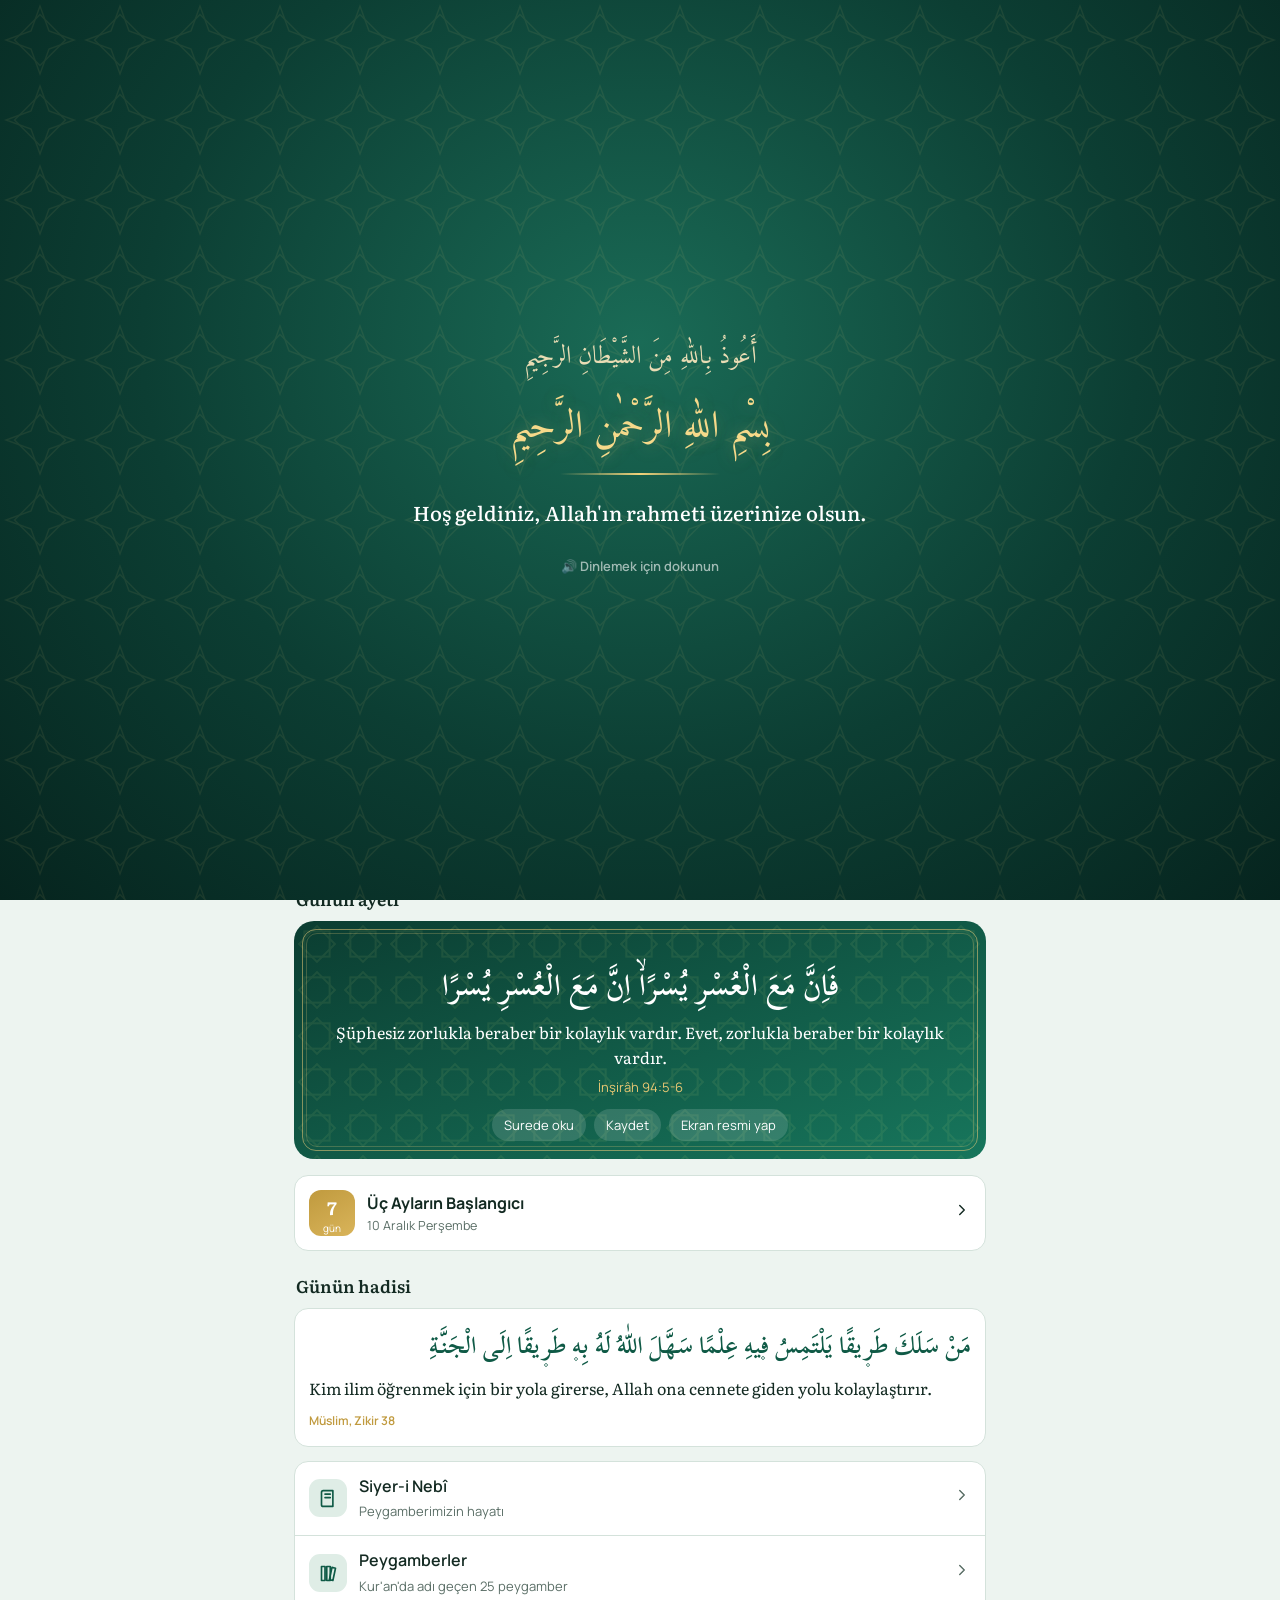
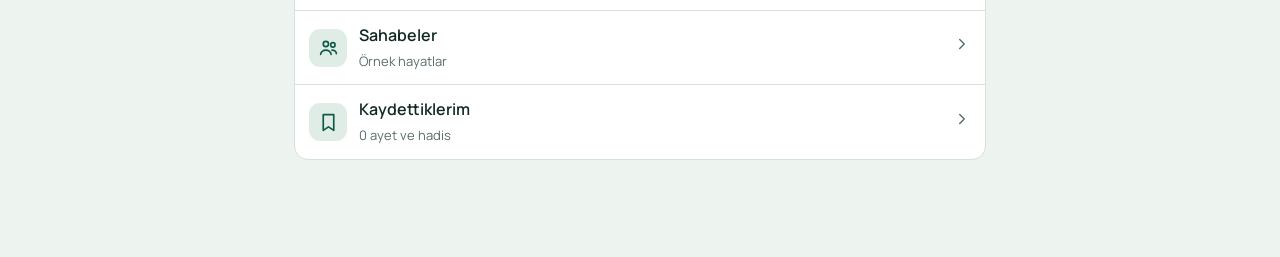
<file: index.html>
<!DOCTYPE html>
<html lang="tr" data-theme="zumrut">
<head>
<meta charset="utf-8">
<meta name="viewport" content="width=device-width, initial-scale=1, viewport-fit=cover">
<meta name="theme-color" content="#0b3d31">
<meta name="description" content="Kur'an-ı Kerîm, meal ve tefsir, okuma planı, namaz vakitleri, zikirler, Cevşen, siyer ve dini günler.">
<title>Bireysel Cüz Takip</title>
<link rel="manifest" href="manifest.json">
<link rel="icon" href="icon-192.png">
<link rel="apple-touch-icon" href="icon-192.png">
<link rel="preconnect" href="https://fonts.googleapis.com">
<link rel="preconnect" href="https://fonts.gstatic.com" crossorigin>
<link href="https://fonts.googleapis.com/css2?family=Amiri+Quran&family=Amiri:wght@400;700&family=Literata:opsz,wght@7..72,400;7..72,600;7..72,700&family=Manrope:wght@400;500;600;700&display=swap" rel="stylesheet">
<link rel="stylesheet" href="stil.css">
</head>
<body>
<header class="top">
  <button class="ib hide" id="back" aria-label="Geri"><svg viewBox="0 0 24 24" fill="none" stroke="currentColor" stroke-width="2.4" stroke-linecap="round" stroke-linejoin="round"><path d="M15 18l-6-6 6-6"/></svg></button>
  <h1 id="ttl">Bireysel Cüz Takip</h1>
  <button class="ib" id="ayar" aria-label="Ayarlar"><svg viewBox="0 0 24 24" fill="none" stroke="currentColor" stroke-width="2" stroke-linecap="round" stroke-linejoin="round"><circle cx="12" cy="12" r="3"/><path d="M19.4 15a1.6 1.6 0 00.3 1.8l.1.1a2 2 0 11-2.8 2.8l-.1-.1a1.6 1.6 0 00-2.7 1.1V21a2 2 0 01-4 0v-.1A1.6 1.6 0 007.4 19.4l-.1.1a2 2 0 11-2.8-2.8l.1-.1A1.6 1.6 0 003.5 14H3a2 2 0 010-4h.1A1.6 1.6 0 004.6 7.4l-.1-.1a2 2 0 112.8-2.8l.1.1A1.6 1.6 0 0010 3.5V3a2 2 0 014 0v.1a1.6 1.6 0 002.6 1.4l.1-.1a2 2 0 112.8 2.8l-.1.1A1.6 1.6 0 0020.5 10H21a2 2 0 010 4h-.1a1.6 1.6 0 00-1.5 1z"/></svg></button>
</header>
<main id="view"></main>
<nav class="tabs" id="tabs"></nav>
<input type="file" id="picker" accept="application/pdf,.pdf" class="hide">
<input type="file" id="jpicker" accept="application/json,.json" class="hide">
<script>window.addEventListener("error",function(e){var d=document.getElementById("hataKutu");if(!d){d=document.createElement("div");d.id="hataKutu";d.style.cssText="position:fixed;left:8px;right:8px;bottom:90px;z-index:99;background:#7a1f1f;color:#fff;padding:10px 12px;border-radius:10px;font:13px/1.4 sans-serif";document.body.appendChild(d)}d.textContent="Hata: "+e.message+" ("+(e.lineno||"")+")"});</script>
<script src="ayar.js"></script>
<script src="veri.js"></script>
<script src="veri-ek.js"></script>
<script src="uygulama.js"></script>
<script src="okuyucu.js"></script>
<script src="grup.js"></script>
<script src="hadisler.js"></script>
<script src="ogretmen.js"></script>
<script src="konu.js"></script>
<script src="bildirim.js"></script>
<script src="kible.js"></script>
<script src="ekler.js"></script>
<script src="acilis.js"></script>
<script src="sesli.js"></script>
<script src="cevrimdisi.js"></script>
</body>
</html>
</file>
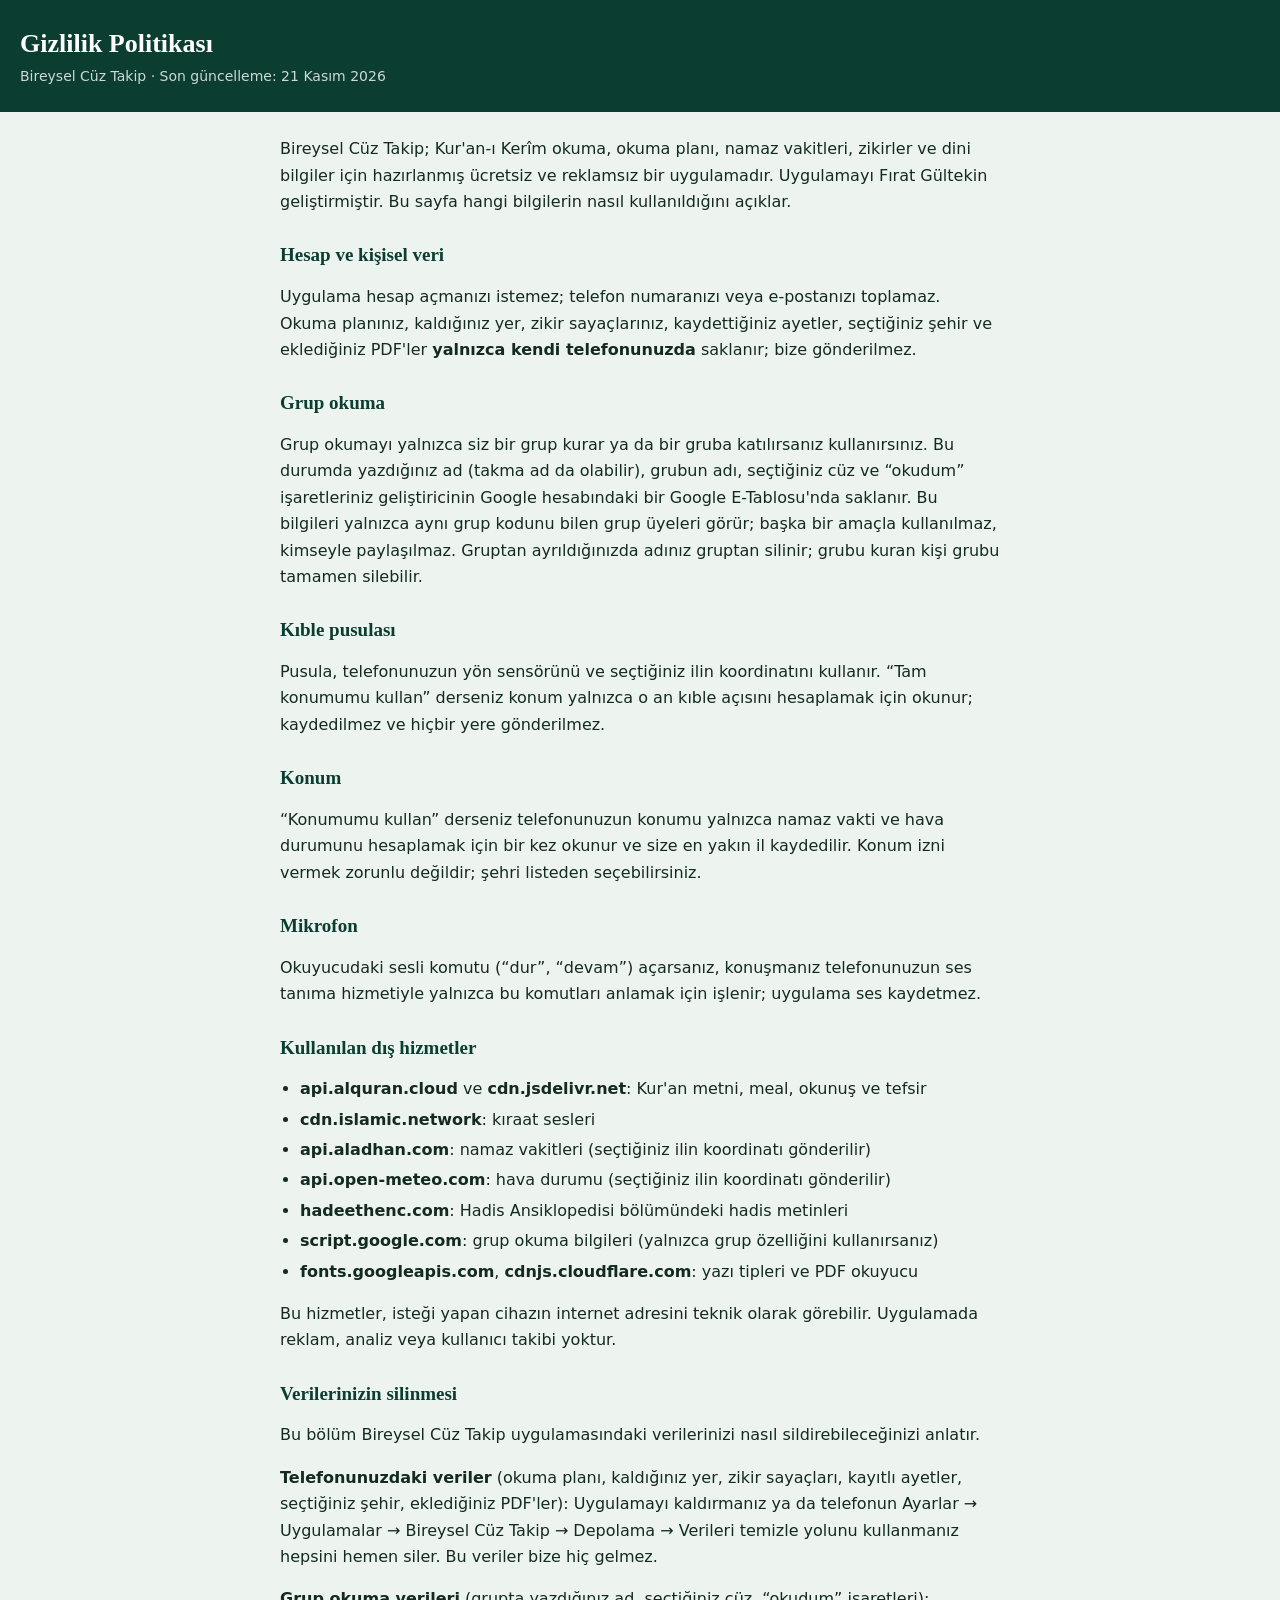
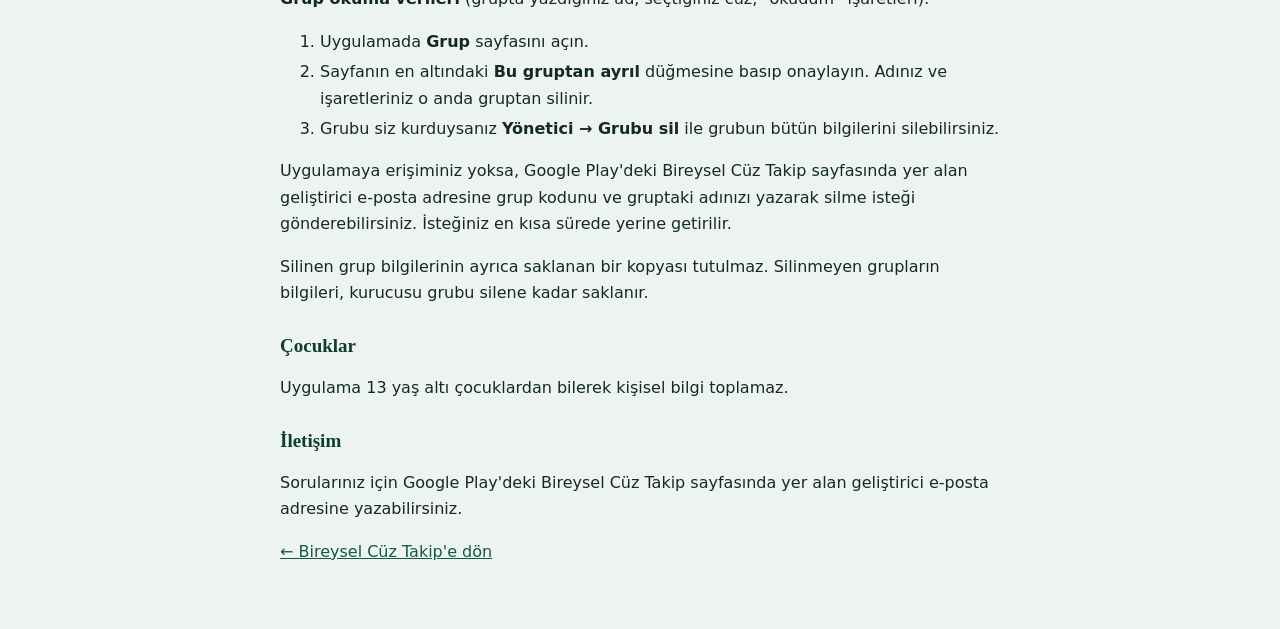
<file: gizlilik.html>
<!DOCTYPE html>
<html lang="tr">
<head>
<meta charset="utf-8">
<meta name="viewport" content="width=device-width,initial-scale=1">
<title>Gizlilik Politikası · Bireysel Cüz Takip</title>
<link rel="icon" href="icon-192.png">
<style>
body{margin:0;background:#edf4f0;color:#132a22;font:16px/1.65 system-ui,-apple-system,"Segoe UI",sans-serif}
header{background:#0b3d31;color:#fff;padding:28px 20px 24px}
header h1{margin:0;font:700 26px/1.2 Georgia,serif}
header p{margin:6px 0 0;opacity:.8;font-size:14px}
main{max-width:720px;margin:0 auto;padding:8px 20px 48px}
h2{font:700 19px/1.3 Georgia,serif;color:#0b3d31;margin:28px 0 6px}
ul{padding-left:20px}li{margin:4px 0}a{color:#0f5a46}
</style>
</head>
<body>
<header><h1>Gizlilik Politikası</h1><p>Bireysel Cüz Takip · Son güncelleme: 21 Kasım 2026</p></header>
<main>
<p>Bireysel Cüz Takip; Kur'an-ı Kerîm okuma, okuma planı, namaz vakitleri, zikirler ve dini bilgiler için hazırlanmış ücretsiz ve reklamsız bir uygulamadır. Uygulamayı Fırat Gültekin geliştirmiştir. Bu sayfa hangi bilgilerin nasıl kullanıldığını açıklar.</p>
<h2>Hesap ve kişisel veri</h2>
<p>Uygulama hesap açmanızı istemez; telefon numaranızı veya e-postanızı toplamaz. Okuma planınız, kaldığınız yer, zikir sayaçlarınız, kaydettiğiniz ayetler, seçtiğiniz şehir ve eklediğiniz PDF'ler <b>yalnızca kendi telefonunuzda</b> saklanır; bize gönderilmez.</p>
<h2>Grup okuma</h2>
<p>Grup okumayı yalnızca siz bir grup kurar ya da bir gruba katılırsanız kullanırsınız. Bu durumda yazdığınız ad (takma ad da olabilir), grubun adı, seçtiğiniz cüz ve “okudum” işaretleriniz geliştiricinin Google hesabındaki bir Google E-Tablosu'nda saklanır. Bu bilgileri yalnızca aynı grup kodunu bilen grup üyeleri görür; başka bir amaçla kullanılmaz, kimseyle paylaşılmaz. Gruptan ayrıldığınızda adınız gruptan silinir; grubu kuran kişi grubu tamamen silebilir.</p>
<h2>Kıble pusulası</h2>
<p>Pusula, telefonunuzun yön sensörünü ve seçtiğiniz ilin koordinatını kullanır. “Tam konumumu kullan” derseniz konum yalnızca o an kıble açısını hesaplamak için okunur; kaydedilmez ve hiçbir yere gönderilmez.</p>
<h2>Konum</h2>
<p>“Konumumu kullan” derseniz telefonunuzun konumu yalnızca namaz vakti ve hava durumunu hesaplamak için bir kez okunur ve size en yakın il kaydedilir. Konum izni vermek zorunlu değildir; şehri listeden seçebilirsiniz.</p>
<h2>Mikrofon</h2>
<p>Okuyucudaki sesli komutu (“dur”, “devam”) açarsanız, konuşmanız telefonunuzun ses tanıma hizmetiyle yalnızca bu komutları anlamak için işlenir; uygulama ses kaydetmez.</p>
<h2>Kullanılan dış hizmetler</h2>
<ul>
<li><b>api.alquran.cloud</b> ve <b>cdn.jsdelivr.net</b>: Kur'an metni, meal, okunuş ve tefsir</li>
<li><b>cdn.islamic.network</b>: kıraat sesleri</li>
<li><b>api.aladhan.com</b>: namaz vakitleri (seçtiğiniz ilin koordinatı gönderilir)</li>
<li><b>api.open-meteo.com</b>: hava durumu (seçtiğiniz ilin koordinatı gönderilir)</li>
<li><b>hadeethenc.com</b>: Hadis Ansiklopedisi bölümündeki hadis metinleri</li>
<li><b>script.google.com</b>: grup okuma bilgileri (yalnızca grup özelliğini kullanırsanız)</li>
<li><b>fonts.googleapis.com</b>, <b>cdnjs.cloudflare.com</b>: yazı tipleri ve PDF okuyucu</li>
</ul>
<p>Bu hizmetler, isteği yapan cihazın internet adresini teknik olarak görebilir. Uygulamada reklam, analiz veya kullanıcı takibi yoktur.</p>
<h2 id="silme">Verilerinizin silinmesi</h2>
<p>Bu bölüm Bireysel Cüz Takip uygulamasındaki verilerinizi nasıl sildirebileceğinizi anlatır.</p>
<p><b>Telefonunuzdaki veriler</b> (okuma planı, kaldığınız yer, zikir sayaçları, kayıtlı ayetler, seçtiğiniz şehir, eklediğiniz PDF'ler): Uygulamayı kaldırmanız ya da telefonun Ayarlar → Uygulamalar → Bireysel Cüz Takip → Depolama → Verileri temizle yolunu kullanmanız hepsini hemen siler. Bu veriler bize hiç gelmez.</p>
<p><b>Grup okuma verileri</b> (grupta yazdığınız ad, seçtiğiniz cüz, “okudum” işaretleri):</p>
<ol>
<li>Uygulamada <b>Grup</b> sayfasını açın.</li>
<li>Sayfanın en altındaki <b>Bu gruptan ayrıl</b> düğmesine basıp onaylayın. Adınız ve işaretleriniz o anda gruptan silinir.</li>
<li>Grubu siz kurduysanız <b>Yönetici → Grubu sil</b> ile grubun bütün bilgilerini silebilirsiniz.</li>
</ol>
<p>Uygulamaya erişiminiz yoksa, Google Play'deki Bireysel Cüz Takip sayfasında yer alan geliştirici e-posta adresine grup kodunu ve gruptaki adınızı yazarak silme isteği gönderebilirsiniz. İsteğiniz en kısa sürede yerine getirilir.</p>
<p>Silinen grup bilgilerinin ayrıca saklanan bir kopyası tutulmaz. Silinmeyen grupların bilgileri, kurucusu grubu silene kadar saklanır.</p>
<h2>Çocuklar</h2>
<p>Uygulama 13 yaş altı çocuklardan bilerek kişisel bilgi toplamaz.</p>
<h2>İletişim</h2>
<p>Sorularınız için Google Play'deki Bireysel Cüz Takip sayfasında yer alan geliştirici e-posta adresine yazabilirsiniz.</p>
<p><a href="./">← Bireysel Cüz Takip'e dön</a></p>
</main>
</body>
</html>
</file>
<file: stil.css>
@font-face{font-family:"Scheherazade Yerel";src:url("yazi/scheherazade-new-600.woff") format("woff");font-weight:400 700;font-display:swap}
:root{--ar:'Scheherazade Yerel','Amiri','Traditional Arabic',serif;--serif:'Literata',Georgia,serif;--sans:'Manrope',system-ui,sans-serif;--r:14px;
  --star:url("data:image/svg+xml,%3Csvg xmlns='http://www.w3.org/2000/svg' viewBox='0 0 40 40'%3E%3Cg fill='none' stroke='%23b8892d' stroke-width='1.8'%3E%3Crect x='9' y='9' width='22' height='22'/%3E%3Crect x='9' y='9' width='22' height='22' transform='rotate(45 20 20)'/%3E%3C/g%3E%3C/svg%3E")}
[data-theme=cini]{--bg:#eef2f5;--card:#fff;--ink:#16243a;--muted:#5b6b7d;--line:#d9e1e8;--pri:#1f4e8c;--pri2:#2a6fb0;--acc:#b8892d;--soft:#e4ecf4;--h1:#173a6b;--h2:#1f6f8b;--on:#fff}
[data-theme=tezhip]{--bg:#f6efe1;--card:#fffaf0;--ink:#2b1d12;--muted:#7a6652;--line:#e8dcc3;--pri:#7a1f2b;--pri2:#9b2c3a;--acc:#b8892d;--soft:#f1e5cd;--h1:#5e1520;--h2:#8a2a35;--on:#fff}
[data-theme=zumrut]{--bg:#edf4f0;--card:#fff;--ink:#132a22;--muted:#5a6e66;--line:#d4e2db;--pri:#0f5a46;--pri2:#17765c;--acc:#c09a3e;--soft:#dfede6;--h1:#0b3d31;--h2:#17765c;--on:#fff}
[data-theme=gece]{--bg:#0e1726;--card:#152238;--ink:#e8ecf3;--muted:#95a3b8;--line:#24344f;--pri:#5b97e3;--pri2:#6aa5ef;--acc:#d6b062;--soft:#1b2b45;--h1:#0b1424;--h2:#1d3557;--on:#fff}
[data-theme=sepya]{--bg:#ece2d0;--card:#f7f0e2;--ink:#3b2f22;--muted:#7b6a55;--line:#dccdb3;--pri:#6b4f2f;--pri2:#85643d;--acc:#a0782f;--soft:#e5d7be;--h1:#4a3622;--h2:#7a5a36;--on:#fff}
[data-theme=sade]{--bg:#f4f5f7;--card:#fff;--ink:#1c1f23;--muted:#636a72;--line:#e1e4e8;--pri:#2e3a46;--pri2:#45535f;--acc:#9a7b3a;--soft:#eaedf0;--h1:#2e3a46;--h2:#4a5a68;--on:#fff}
*{box-sizing:border-box;-webkit-tap-highlight-color:transparent}
html,body{margin:0;background:var(--bg);color:var(--ink);font:16px/1.55 var(--sans)}
button,input,select,textarea{font:inherit;color:inherit}
a{color:var(--pri2)}
:focus-visible{outline:2px solid var(--acc);outline-offset:2px}
@media (prefers-reduced-motion:reduce){*{transition:none!important;animation:none!important}}
.top{position:sticky;top:0;z-index:20;background:var(--h1);color:#fff;padding:calc(env(safe-area-inset-top) + 10px) 12px 10px;display:flex;align-items:center;gap:8px}
.top h1{font:600 18px/1.2 var(--serif);margin:0;flex:1;min-width:0;white-space:nowrap;overflow:hidden;text-overflow:ellipsis}
.top .sub{font:400 12px var(--sans);opacity:.72;display:block}
.ib{background:rgba(255,255,255,.12);border:0;color:#fff;width:38px;height:38px;border-radius:11px;display:grid;place-items:center;cursor:pointer;flex:none;position:relative}
.ib svg{width:20px;height:20px}
.dot{position:absolute;top:4px;right:4px;min-width:16px;height:16px;border-radius:99px;background:#e0533d;color:#fff;font-size:10px;font-weight:700;display:grid;place-items:center;padding:0 4px}
main{max-width:720px;margin:0 auto;padding:14px 14px calc(96px + env(safe-area-inset-bottom))}
nav.tabs{position:fixed;bottom:0;left:0;right:0;z-index:30;background:var(--card);border-top:1px solid var(--line);display:flex;justify-content:space-around;padding:6px 2px calc(6px + env(safe-area-inset-bottom))}
nav.tabs button{background:none;border:0;display:flex;flex-direction:column;align-items:center;gap:2px;font-size:10.5px;color:var(--muted);padding:4px 2px;min-width:0;flex:1;cursor:pointer}
nav.tabs button svg{width:23px;height:23px}
nav.tabs button.on{color:var(--pri)}
/* Günün ayeti — tezhipli çerçeve */
.frame{position:relative;background:linear-gradient(160deg,var(--h1),var(--h2));color:#fff;border-radius:20px;padding:26px 20px 18px;margin-bottom:16px;overflow:hidden}
.frame::before{content:"";position:absolute;inset:8px;border:1px solid rgba(232,200,120,.55);border-radius:14px;pointer-events:none}
.frame::after{content:"";position:absolute;inset:12px;border:1px solid rgba(232,200,120,.25);border-radius:11px;pointer-events:none}
.frame .pat{position:absolute;inset:0;opacity:.07;background-image:var(--star);background-size:46px;filter:brightness(3)}
.frame .greet{font:500 13px var(--sans);opacity:.8;position:relative}
.frame .ay{font-family:var(--ar);direction:rtl;text-align:center;font-size:30px;line-height:1.9;margin:10px 0 6px;position:relative;color:#fff}
.frame .ml{font:400 16px/1.6 var(--serif);text-align:center;position:relative}
.frame .kn{text-align:center;color:#e9c873;font-size:13px;margin-top:6px;position:relative}
.frame .acts{display:flex;justify-content:center;gap:8px;margin-top:12px;position:relative;flex-wrap:wrap}
.frame .acts button{background:rgba(255,255,255,.14);border:0;color:#fff;border-radius:99px;padding:6px 12px;font-size:13px;cursor:pointer}
h2.sec{font:600 17px var(--serif);margin:22px 2px 10px;display:flex;align-items:center;justify-content:space-between}
h2.sec small{font:500 13px var(--sans);color:var(--muted)}
.big2{display:grid;grid-template-columns:1fr 1fr;gap:10px;margin-bottom:10px}
.bigt{border-radius:18px;padding:16px;cursor:pointer;color:#fff;min-height:118px;display:flex;flex-direction:column;justify-content:space-between;background:linear-gradient(150deg,var(--pri),var(--pri2))}
.bigt.alt{background:var(--card);color:var(--ink);border:1px solid var(--line)}
.bigt b{font:600 17px var(--serif)}
.bigt span{font-size:12.5px;opacity:.8}
.rows{background:var(--card);border:1px solid var(--line);border-radius:var(--r);overflow:hidden}
.rw{display:flex;align-items:center;gap:12px;padding:12px 14px;cursor:pointer;border-bottom:1px solid var(--line)}
.rw:last-child{border-bottom:0}
.rw .ico{width:38px;height:38px;border-radius:11px;background:var(--soft);color:var(--pri);display:grid;place-items:center;flex:none}
.rw .ico svg{width:21px;height:21px}
.rw .tx{flex:1;min-width:0}.rw .tx b{display:block;font-weight:600}.rw .tx span{font-size:13px;color:var(--muted)}
.rw .chev{color:var(--muted)}
.card{background:var(--card);border:1px solid var(--line);border-radius:var(--r);padding:14px;margin-bottom:10px}
.row{display:flex;align-items:center;gap:10px}.between{justify-content:space-between}.wrap{flex-wrap:wrap}.grow{flex:1;min-width:0}
.muted{color:var(--muted);font-size:13px}.small{font-size:12.5px}
.btn{border:0;border-radius:11px;padding:10px 14px;background:var(--pri);color:var(--on);font-weight:600;cursor:pointer;display:inline-flex;align-items:center;gap:6px;font-size:14px;justify-content:center}
.btn.acc{background:var(--acc);color:#fff}.btn.ghost{background:var(--soft);color:var(--ink)}.btn.line{background:transparent;border:1px solid var(--line);color:var(--ink)}
.btn.sm{padding:6px 10px;font-size:13px;border-radius:9px}.btn.full{width:100%;padding:13px}.btn.red{background:#b0392a;color:#fff}
.btn:disabled{opacity:.45}.btn svg{width:16px;height:16px}
.in{width:100%;border:1px solid var(--line);background:var(--card);border-radius:11px;padding:10px 12px;outline:none}
.in:focus{border-color:var(--pri2)}
label.lb{display:block;font-size:13px;color:var(--muted);margin:10px 0 4px}
.num{width:36px;height:36px;flex:none;display:grid;place-items:center;font-size:12px;font-weight:700;color:var(--pri);background:var(--star) center/contain no-repeat}
.seg{display:flex;background:var(--soft);border-radius:12px;padding:3px;gap:3px;margin-bottom:12px}
.seg button{flex:1;border:0;background:none;padding:8px;border-radius:9px;font-size:13px;font-weight:600;cursor:pointer;color:var(--muted)}
.seg button.on{background:var(--card);color:var(--ink);box-shadow:0 1px 3px rgba(0,0,0,.08)}
.chips{display:flex;gap:8px;overflow-x:auto;padding-bottom:4px;scrollbar-width:none}.chips::-webkit-scrollbar{display:none}.chips.wr{flex-wrap:wrap}
.chip{border:1px solid var(--line);background:var(--card);border-radius:99px;padding:6px 12px;font-size:13px;white-space:nowrap;cursor:pointer}
.chip.on{background:var(--pri);color:var(--on);border-color:var(--pri)}
/* Kur'an okuyucu */
.surehead{text-align:center;padding:14px;border:1px solid var(--line);border-radius:16px;background:var(--card);position:relative;margin-bottom:6px}
.surehead::before{content:"";position:absolute;inset:5px;border:1px solid color-mix(in srgb,var(--acc) 45%,transparent);border-radius:12px;pointer-events:none}
.surehead b{font:600 20px var(--serif)}
.besmele{font-family:var(--ar);font-size:30px;text-align:center;margin:10px 0 2px;color:var(--pri)}
.ayah{padding:14px 2px 10px;border-bottom:1px solid var(--line)}
.ayah .a{font-family:var(--ar);direction:rtl;text-align:right;line-height:2.5;word-spacing:6px;-webkit-text-stroke:.4px currentColor;font-size:calc(var(--afs,30px)*1.15);color:#000}
.mk{display:inline-grid;place-items:center;width:1.25em;height:1.25em;background:var(--star) center/contain no-repeat;font:700 .42em var(--sans);color:var(--acc);vertical-align:middle;margin-right:.15em;direction:ltr}
.ayah .t{margin-top:6px;font:400 15.5px/1.6 var(--serif)}
.ayah .tr{font-size:13px;color:var(--muted);font-style:italic;margin-top:4px}
.aacts{display:flex;gap:4px;margin-top:6px;justify-content:flex-end}
.aacts button{background:none;border:0;color:var(--muted);padding:6px;border-radius:8px;cursor:pointer;display:grid;place-items:center}
.aacts button svg{width:19px;height:19px}.aacts button.on{color:var(--acc)}
.cuzgrid{display:grid;grid-template-columns:repeat(5,1fr);gap:8px}
.cz{aspect-ratio:1;border-radius:13px;border:1.5px solid var(--line);background:var(--card);display:flex;flex-direction:column;align-items:center;justify-content:center;cursor:pointer;font-weight:700;font-size:18px;padding:2px;min-width:0}
.cz small{font-size:9.5px;font-weight:500;color:var(--muted);max-width:100%;overflow:hidden;text-overflow:ellipsis;white-space:nowrap}
.cz.done{background:var(--pri);color:var(--on);border-color:var(--pri)}.cz.done small{color:inherit;opacity:.75}
.cz.read{border-color:var(--acc);background:color-mix(in srgb,var(--acc) 18%,var(--card))}
.bar{height:9px;border-radius:99px;background:var(--soft);overflow:hidden}.bar>i{display:block;height:100%;background:linear-gradient(90deg,var(--pri2),var(--acc));border-radius:99px}
.ring{position:relative;width:220px;height:220px;margin:12px auto}
.ring svg{position:absolute;inset:0;transform:rotate(-90deg)}
.ring button{position:absolute;inset:16px;border-radius:50%;border:0;cursor:pointer;color:#fff;background:radial-gradient(circle at 35% 30%,var(--pri2),var(--h1));user-select:none;box-shadow:0 10px 26px rgba(0,0,0,.18)}
.ring button:active{transform:scale(.97)}
.ring b{font-size:56px;line-height:1;display:block}.ring span{font-size:13px;opacity:.85}
.step{border-left:3px solid var(--line);padding:8px 0 8px 12px;cursor:pointer}.step.on{border-color:var(--acc)}
.arx{font-family:var(--ar);direction:rtl;text-align:right;line-height:1.95}
.hadis .arx{font-size:24px;color:var(--pri)}
.src{font-size:12px;color:var(--acc);font-weight:600}
.book{display:flex;gap:12px;align-items:center}
.spine{width:42px;height:58px;border-radius:5px 9px 9px 5px;flex:none;display:grid;place-items:center;color:#f3dfae;font:600 10.5px var(--serif);text-align:center;padding:3px;background:linear-gradient(90deg,var(--h1) 0 6px,var(--pri2) 6px)}
.sheet-bg{position:fixed;inset:0;background:rgba(0,0,0,.45);z-index:50;display:flex;align-items:flex-end;justify-content:center}
.sheet{background:var(--card);width:100%;max-width:560px;border-radius:22px 22px 0 0;padding:18px 16px calc(18px + env(safe-area-inset-bottom));max-height:88vh;overflow:auto}
.sheet h3{margin:0 0 10px;font:600 18px var(--serif)}
.toast{position:fixed;left:50%;bottom:calc(88px + env(safe-area-inset-bottom));transform:translateX(-50%);background:#1d2a33;color:#fff;padding:10px 16px;border-radius:12px;font-size:14px;z-index:60;max-width:90vw}
.chat{display:flex;flex-direction:column;gap:10px}
.msg{padding:10px 13px;border-radius:16px;max-width:88%;white-space:pre-wrap;word-wrap:break-word;font-size:15px}
.msg.u{align-self:flex-end;background:var(--pri);color:var(--on);border-bottom-right-radius:4px}
.msg.a{align-self:flex-start;background:var(--card);border:1px solid var(--line);border-bottom-left-radius:4px}
.composer{position:sticky;bottom:calc(70px + env(safe-area-inset-bottom));background:var(--bg);padding:8px 0;display:flex;gap:8px}
.pdfwrap{background:#4a4f55;border-radius:12px;overflow:auto;text-align:center;min-height:300px}
.pdfwrap canvas{display:block;margin:0 auto}.pdfwrap.night canvas{filter:invert(.9) hue-rotate(180deg)}
.slide{aspect-ratio:16/9;width:100%;border-radius:12px;overflow:hidden;position:relative;color:#fff;background:linear-gradient(135deg,var(--h1),var(--h2));padding:5% 6%;display:flex;flex-direction:column}
.slide h3{margin:0 0 3%;font:700 clamp(16px,4.4vw,34px)/1.2 var(--serif);color:#f3dfae}
.slide ul{margin:0;padding-left:1.1em;font-size:clamp(11px,2.6vw,20px);line-height:1.45}
.slide .q{margin-top:auto;border-left:3px solid #d6aa4f;padding-left:10px;font-size:clamp(10px,2.3vw,18px)}.slide .q .k{color:#e9c873;font-size:.85em}
.slide.cover{justify-content:center;align-items:center;text-align:center}.slide.cover h3{font-size:clamp(20px,6vw,46px)}
.slide .pg{position:absolute;right:3%;bottom:3%;font-size:11px;opacity:.6}
.slide-full{position:fixed;inset:0;z-index:70;background:#000;display:flex;align-items:center;justify-content:center}
.slide-full .slide{max-width:min(100vw,calc(100vh*16/9));border-radius:0}
.empty{text-align:center;padding:26px 12px;color:var(--muted)}
.spin{width:22px;height:22px;border:3px solid var(--line);border-top-color:var(--pri);border-radius:50%;animation:s 1s linear infinite;margin:20px auto}@keyframes s{to{transform:rotate(360deg)}}
.themes{display:grid;grid-template-columns:repeat(3,1fr);gap:8px}
.th{border:2px solid var(--line);border-radius:14px;padding:6px;cursor:pointer;background:var(--card);text-align:center;font-size:12.5px;font-weight:600}
.th.on{border-color:var(--acc)}
.th i{display:block;height:46px;border-radius:9px;margin-bottom:5px}
.wpwrap{display:flex;justify-content:center}
.wpwrap canvas{width:min(62vw,260px);border-radius:22px;box-shadow:0 10px 30px rgba(0,0,0,.25)}
.code{font:700 28px/1 var(--sans);letter-spacing:6px;text-align:center;padding:14px;border:2px dashed var(--acc);border-radius:14px;margin:8px 0;user-select:all}
.note{display:flex;gap:10px;padding:10px 0;border-bottom:1px solid var(--line)}.note:last-child{border:0}
.hide{display:none!important}/* ===== Bireysel Cüz Takip ekleri ===== */
.frame.vkt{padding:20px 16px 16px;cursor:pointer}
.frame .nx{position:relative;text-align:center;font-size:13px;opacity:.85;margin-top:10px}
.frame .sayac{position:relative;text-align:center;font:700 34px/1.1 var(--serif);color:#fff;margin:2px 0 12px;font-variant-numeric:tabular-nums}
.vakitler{position:relative;display:grid;grid-template-columns:repeat(6,1fr);gap:4px}
.vakitler div{background:rgba(255,255,255,.1);border-radius:10px;padding:6px 2px;text-align:center;display:flex;flex-direction:column}
.vakitler span{font-size:11px;opacity:.8}.vakitler b{font-size:14px;font-variant-numeric:tabular-nums}
.vakitler div.on{background:#e9c873;color:#2b2210}
.secil{position:relative;display:flex;align-items:center;gap:6px;margin:14px auto 2px;background:rgba(255,255,255,.16);border:0;color:#fff;border-radius:99px;padding:9px 14px;cursor:pointer;font-weight:600}
.tablo{width:100%;border-collapse:collapse;font-size:13px;font-variant-numeric:tabular-nums}
.tablo th,.tablo td{padding:7px 4px;text-align:center;border-bottom:1px solid var(--line)}
.tablo th{position:sticky;top:0;background:var(--soft);font-weight:600;font-size:12px}
.tablo tr.on td{background:color-mix(in srgb,var(--acc) 22%,var(--card));font-weight:700}
.hava-b{display:flex;align-items:center;gap:16px}.hava-b .em{font-size:64px;line-height:1}.hava-b .deg{font:700 44px/1 var(--serif)}
.tf{margin-top:8px;padding:8px 10px;border-radius:10px;background:var(--soft)}.tf b{font-size:12px;color:var(--acc)}.tf .arx{font-size:19px;line-height:1.8}
.yazi h2{font:600 22px/1.3 var(--serif);margin:4px 0 10px}.yazi p{font:400 16.5px/1.75 var(--serif);margin:0 0 10px}
@media (max-width:380px){.vakitler b{font-size:12.5px}.vakitler span{font-size:10px}}
/* Mushaf okuyucu (tam ekran) */
.oku{--zum:var(--h1);--zum2:var(--h2);--zum3:var(--soft);--altin:#b8892d;--altin2:#f0dfb2;--kart:var(--card);--yazi:var(--ink);--sol:var(--muted);--cizgi:var(--line)}
.bildirim{position:fixed;left:50%;top:calc(14px + env(safe-area-inset-top));transform:translateX(-50%);background:#16261f;color:#fff;padding:10px 16px;border-radius:12px;font-size:14px;z-index:80;max-width:92vw;box-shadow:0 6px 20px rgba(0,0,0,.25)}
.bildirim button{background:none;border:0;color:#f0dfb2;font-weight:700;margin-left:12px;cursor:pointer}
.donen{width:26px;height:26px;border:3px solid var(--line);border-top-color:var(--pri);border-radius:50%;animation:s 1s linear infinite;margin:40px auto}
/* ===== Okuyucu ===== */
.oku{position:fixed;inset:0;background:#f6edd3;z-index:45;display:flex;flex-direction:column}
.oust{background:var(--zum);color:#fff;padding:calc(env(safe-area-inset-top) + 8px) 10px 8px;display:flex;align-items:center;gap:8px}
.oust b{flex:1;font:700 18px 'Literata',serif}
.ik{background:rgba(255,255,255,.14);border:0;color:#fff;min-width:40px;height:40px;border-radius:12px;cursor:pointer;font-weight:700;padding:0 10px;font-size:15px}
.ik.on{background:var(--altin2);color:var(--zum)}
.metin{flex:1;overflow:auto;padding:14px 18px 260px;scroll-behavior:auto}








.dok{position:fixed;left:0;right:0;bottom:0;z-index:47;padding:0 10px calc(10px + env(safe-area-inset-bottom));display:flex;justify-content:center;pointer-events:none}
.dok>div{pointer-events:auto;max-width:560px;width:100%;background:var(--zum);color:#fff;border-radius:20px;padding:10px;display:flex;flex-direction:column;gap:8px;box-shadow:0 8px 24px rgba(8,30,25,.35)}
.sat{display:flex;align-items:center;gap:8px}
.yb{background:var(--altin2);color:var(--zum);border:0;width:46px;height:46px;border-radius:50%;font-size:19px;font-weight:700;cursor:pointer;flex:none}
.kb{background:rgba(255,255,255,.14);color:#fff;border:0;height:38px;min-width:38px;padding:0 10px;border-radius:12px;font-size:14px;font-weight:700;cursor:pointer;flex:none}
.kb.on{background:var(--altin2);color:var(--zum)}
.sat select{flex:1;min-width:0;background:rgba(255,255,255,.13);color:#fff;border:0;border-radius:12px;padding:10px;font-size:14px}.sat select option{color:#000}
.sat input[type=range]{flex:1;accent-color:var(--altin2);height:28px}
.et{font-size:12px;opacity:.9;white-space:nowrap;overflow:hidden;text-overflow:ellipsis}
.mik{font-size:12px;padding:6px 10px;border-radius:10px;background:rgba(255,255,255,.1);display:flex;align-items:center;gap:6px}
.mik i{width:8px;height:8px;border-radius:50%;background:#e0533d;animation:n 1.2s ease-in-out infinite}@keyframes n{50%{opacity:.25}}
.okudum{background:var(--altin);color:#fff;border:0;border-radius:12px;height:44px;font-weight:700;font-size:15px;cursor:pointer;flex:1}
.oku.gizli .dok{display:none}
.goster{position:fixed;right:12px;bottom:calc(12px + env(safe-area-inset-bottom));z-index:48;background:rgba(13,74,62,.85);color:#fff;border:0;border-radius:99px;padding:9px 14px;font-size:13px;cursor:pointer}
.oku:not(.gizli) .goster{display:none}
@media (orientation:landscape){
 .oust{padding-top:calc(env(safe-area-inset-top) + 4px);padding-bottom:4px}
 .metin{padding-left:max(28px,env(safe-area-inset-left));padding-right:max(28px,env(safe-area-inset-right));padding-bottom:190px}
 .dok{justify-content:flex-start}.dok>div{max-width:460px;opacity:.96}
}
@media (prefers-reduced-motion:reduce){*{animation:none!important;transition:none!important}}
/* ===== Ana ekran (yeni) ===== */
.hero{position:relative;overflow:hidden;border-radius:24px;padding:18px 16px 16px;margin-bottom:14px;color:#fff;background:radial-gradient(120% 90% at 85% 0%,var(--h2) 0%,var(--h1) 62%);box-shadow:0 14px 30px -18px rgba(0,0,0,.55)}
.hero .pat{position:absolute;inset:0;opacity:.08;background-image:var(--star);background-size:52px;filter:brightness(3)}
.hero>*{position:relative}
.hero-ust{display:flex;justify-content:space-between;align-items:flex-start;gap:10px}
.h-sel{font:600 20px/1.2 var(--serif)}.h-tar{font-size:13.5px;opacity:.85;margin-top:2px}.h-hic{font-size:13px;color:#e9c873;margin-top:1px}
.h-il{display:flex;align-items:center;gap:4px;background:rgba(255,255,255,.14);border:1px solid rgba(255,255,255,.18);color:#fff;border-radius:99px;padding:6px 11px;font:600 12.5px var(--sans);cursor:pointer;white-space:nowrap}
.h-vakit{display:flex;flex-direction:column;align-items:center;margin:16px 0 12px;cursor:pointer}
.h-vakit span{font-size:13px;opacity:.85;letter-spacing:.2px}
.h-vakit b{font:700 40px/1.1 var(--serif);font-variant-numeric:tabular-nums;margin-top:2px}
.h-bos{text-align:center;opacity:.85;font-size:14px;margin:18px 0 6px}
.h-hava{display:flex;align-items:center;gap:8px;margin-top:12px;padding-top:10px;border-top:1px solid rgba(255,255,255,.16);font-size:13px;cursor:pointer;min-height:24px}
.h-hava:empty{display:none}.h-hava b{font-size:16px}.h-hava .hv-e{font-size:20px}.h-hava span:last-child{opacity:.85}
.hizli{display:grid;grid-template-columns:repeat(4,1fr);gap:8px;margin-bottom:12px}
.hizli button{background:var(--card);border:1px solid var(--line);border-radius:16px;padding:10px 4px 9px;display:flex;flex-direction:column;align-items:center;gap:6px;font:600 11.5px var(--sans);color:var(--ink);cursor:pointer}
.hizli button span{width:40px;height:40px;border-radius:12px;display:grid;place-items:center;background:var(--soft);color:var(--pri)}
.hizli button:active{transform:scale(.97)}
.devam,.gk0,.dg{display:flex;align-items:center;gap:12px;cursor:pointer}
.devam>div:nth-child(2),.gk0>div:nth-child(2),.dg>div:nth-child(2){flex:1;min-width:0;display:flex;flex-direction:column}
.ico2{width:40px;height:40px;border-radius:12px;background:var(--soft);color:var(--pri);display:grid;place-items:center;flex:none}
.dg-g{width:46px;height:46px;border-radius:12px;background:linear-gradient(150deg,var(--acc),#d9b45a);color:#fff;display:flex;flex-direction:column;align-items:center;justify-content:center;line-height:1;flex:none}
.dg-g b{font:700 18px var(--serif)}.dg-g span{font-size:10px;margin-top:2px}
.gk{cursor:pointer}
.serit2{display:grid;grid-template-columns:repeat(30,1fr);gap:2px;margin:10px 0}
.serit2 i{height:8px;border-radius:2px;background:rgba(255,255,255,.18)}.serit2 i.v{background:rgba(255,255,255,.45)}.serit2 i.d{background:#e9c873}
.serit2.acik i{background:var(--line)}.serit2.acik i.v{background:color-mix(in srgb,var(--pri) 35%,var(--card))}.serit2.acik i.d{background:var(--acc)}
/* ===== Grup ===== */
.gh{padding:20px 18px 16px;text-align:center}.gh h2{font:600 22px var(--serif);margin:6px 0 6px;position:relative}.gh p{position:relative;opacity:.9;font-size:14.5px;margin:0}
.gh-ic{position:relative;width:60px;height:60px;border-radius:18px;background:rgba(255,255,255,.14);display:grid;place-items:center;margin:0 auto}
.gh-ust{position:relative;display:flex;gap:6px;justify-content:center;flex-wrap:wrap}
.rozet{background:rgba(255,255,255,.14);border-radius:99px;padding:4px 10px;font-size:12px;font-weight:600}.rozet.kod{background:#e9c873;color:#2b2210;letter-spacing:1.5px;cursor:pointer}
.gh-say{position:relative;margin-top:12px}.gh-say b{font:700 38px var(--serif)}.gh-say span{opacity:.85;margin-left:4px}
.gh-alt{position:relative;font-size:13px;opacity:.9;margin:4px 0 0}
.benim2{display:flex;justify-content:space-between;align-items:center;gap:10px;flex-wrap:wrap;border:2px solid var(--acc)}
.benim2>div:first-child{display:flex;flex-direction:column}.benim2 b{font:700 22px var(--serif);color:var(--pri)}.benim2.ok{border-color:var(--pri2)}
.gizgara{display:grid;grid-template-columns:repeat(5,1fr);gap:7px}
.gz{background:var(--card);border:1px solid var(--line);border-radius:12px;padding:8px 2px 6px;display:flex;flex-direction:column;align-items:center;cursor:pointer;min-width:0;color:var(--ink)}
.gz b{font:700 17px var(--serif);color:var(--pri)}.gz small{font-size:10.5px;line-height:1.2;max-width:100%;overflow:hidden;text-overflow:ellipsis;white-space:nowrap;padding:0 3px;color:var(--muted)}
.gz.d{background:var(--pri);border-color:var(--pri)}.gz.d b{color:#f0dfb2}.gz.d small{color:#dfeee7}
.gz.bos{border-style:dashed;background:transparent}.gz.ben{box-shadow:0 0 0 2.5px var(--acc)}
.csec{display:grid;grid-template-columns:repeat(6,1fr);gap:6px}
.csec button{border:1px solid var(--line);background:var(--card);border-radius:10px;padding:9px 0;font-weight:700;cursor:pointer;color:var(--ink)}
.csec button.on{background:var(--pri);color:#fff;border-color:var(--pri)}.csec button.dolu{opacity:.35;text-decoration:line-through;cursor:not-allowed}
.kodin{text-align:center;font:700 26px var(--sans);letter-spacing:6px;text-transform:uppercase}
.kodbuyuk{text-align:center;font:700 32px var(--sans);letter-spacing:8px;color:var(--pri);background:var(--soft);border-radius:14px;padding:10px;margin:8px 0}
pre.davet{white-space:pre-wrap;background:var(--soft);border-radius:12px;padding:10px;font:13px/1.5 var(--sans);max-height:30vh;overflow:auto}
.gsec{overflow-x:auto}.gsec button{white-space:nowrap}
/* ===== Kıble ===== */
.kible-k{background:radial-gradient(120% 90% at 50% 0%,var(--h2),var(--h1) 70%);border-radius:24px;padding:16px 14px 20px;color:#fff}
.kb-ust{display:flex;justify-content:space-between;font-size:12.5px;opacity:.85;gap:8px}
.pusula{position:relative;width:min(84vw,330px);aspect-ratio:1;margin:14px auto 6px}
.pusula svg{width:100%;height:100%;transition:transform .08s linear}
.pusula .dis{fill:rgba(255,255,255,.06);stroke:rgba(233,200,115,.6);stroke-width:2}.pusula .ic{fill:none;stroke:rgba(255,255,255,.14)}
.pusula .tk{stroke:rgba(255,255,255,.35);stroke-width:1.2}.pusula .tu{stroke:#fff;stroke-width:2}
.pusula text{fill:#fff;font:700 17px var(--sans);text-anchor:middle}.pusula text.kz{fill:#ff8a7a}
.pusula .kbcizgi{stroke:#e9c873;stroke-width:3;stroke-dasharray:4 5}.pusula .kabe{fill:#1b1b1b;stroke:#e9c873;stroke-width:1.5}.pusula .kusak{fill:#e9c873}.pusula .merkez{fill:#e9c873}
.ok-sabit{position:absolute;left:50%;top:-6px;transform:translateX(-50%);width:0;height:0;border-left:11px solid transparent;border-right:11px solid transparent;border-top:20px solid #e9c873;z-index:2;filter:drop-shadow(0 2px 3px rgba(0,0,0,.4))}
.pusula.tamam .dis{fill:rgba(60,200,120,.22);stroke:#5be39a}
.kb-derece{text-align:center}.kb-derece b{display:block;font:700 34px var(--serif)}.kb-derece span{font-size:14px;opacity:.9}
@media (max-width:370px){.hizli button{font-size:10.5px}.gz small{font-size:9.5px}nav.tabs button{min-width:0;padding:4px 2px}}

/* Hadis ansiklopedisi */
.pill{display:inline-block;background:var(--soft);color:var(--h1);border-radius:99px;padding:4px 10px;font-size:12.5px;font-weight:600;margin:0 6px 6px 0}
.he-ar{font-size:24px;line-height:2;margin-bottom:6px}
.he-ref{font-family:'Amiri',serif;color:var(--muted);font-size:15px;margin-bottom:12px}
.he-tr{font-family:var(--serif);font-size:17px;line-height:1.65;margin-bottom:10px}
.he-aciklama{line-height:1.7;font-size:15.5px}
.he-ders{margin:0;padding-left:20px;line-height:1.6}.he-ders li{margin-bottom:8px}
.he-bas{font-weight:600;line-height:1.4}
.he-kaynak{margin-top:16px}
/* Okuma sayfası: sade beyaz görünüm */
.oku.yeni{background:#fff}
.oku.yeni .oust{background:#f5f5f3;color:#1c1c1c;border-bottom:1px solid #e7e5e0;gap:6px}
.oku.yeni .ik{background:transparent;color:#1c1c1c;font-size:24px;min-width:44px}
.ubas{flex:1;min-width:0;display:flex;flex-direction:column;line-height:1.25}
.ubas b{font:700 18px 'Manrope',sans-serif;white-space:nowrap;overflow:hidden;text-overflow:ellipsis}
.ubas span{font:600 13.5px 'Manrope',sans-serif;color:#5d5d5d;white-space:nowrap;overflow:hidden;text-overflow:ellipsis}
.hap{flex:none;appearance:none;-webkit-appearance:none;border:1px solid #dcdad5;background:#ebeae6 url("data:image/svg+xml,%3Csvg xmlns='http://www.w3.org/2000/svg' width='12' height='8'%3E%3Cpath d='M1 1l5 5 5-5' fill='none' stroke='%23333' stroke-width='2'/%3E%3C/svg%3E") no-repeat right 12px center;border-radius:99px;padding:9px 32px 9px 14px;font:700 14px 'Manrope',sans-serif;color:#222}
.oku.yeni .metin{background:#fff;padding-left:16px;padding-right:16px}
.oku.yeni .sf{margin:0 auto 6px}
.oku.yeni .sfb{display:none}
.oku.yeni .cerceve{background:none;border:0;box-shadow:none;padding:6px 0}
.oku.yeni .sfn{font:600 12.5px 'Manrope',sans-serif;color:#9a9a9a;border-top:1px solid #eeece8;padding-top:6px;margin:6px 0 14px}
.oku.yeni .ayetler{color:#000;line-height:2.6;word-spacing:7px}
.ayetler .no,.ayetler .lat,.ayetler .sb,.ayetler .sfb,.ayetler .sfn,.ayah .mk{-webkit-text-stroke:0;word-spacing:normal}
.ayah .a .mk{display:inline-grid;place-items:center;width:1.55em;height:1.55em;border-radius:50%;background:#0f5b47!important;color:#fff;font:700 .42em system-ui,sans-serif;vertical-align:middle;margin:0 .35em;box-shadow:0 0 0 .1em #fff,0 0 0 .18em #0f5b47}
.oku.yeni .al,.oku.yeni .vk{color:#d0202e}
.oku.yeni .no{background:#0f5b47;color:#fff;box-shadow:0 0 0 .07em #fff,0 0 0 .13em #0f5b47;width:1.3em;height:1.3em;font-size:.47em;font-weight:700}
.oku.yeni .sb{background:#f2f8f5;border:1px solid #cfe2da;border-radius:14px;color:#0f5b47}
.oku.yeni .bsm{color:#161616}
.oku.yeni .ay.su{background:#e3f1ec}
.oku.yeni .lat{color:#56606a}
.oku.yeni .goster{background:rgba(15,91,71,.88)}
.he-kart .acts{display:flex;gap:8px;flex-wrap:wrap;margin-top:12px}
.he-kart .acts button{background:var(--soft);border:0;color:var(--h1);border-radius:99px;padding:8px 14px;font:600 13.5px 'Manrope',sans-serif;cursor:pointer}
/* Açılış */
.acilis{position:fixed;inset:0;z-index:90;display:grid;place-items:center;padding:24px;cursor:pointer;opacity:0;transition:opacity .45s ease;
 background:radial-gradient(ellipse at 50% 38%,#1a6b56 0%,#0c3e33 55%,#06241e 100%);color:#fff;text-align:center}
.acilis.on{opacity:1}
.acilis::before{content:"";position:absolute;inset:0;opacity:.08;background-image:url("data:image/svg+xml,%3Csvg xmlns='http://www.w3.org/2000/svg' width='80' height='80' viewBox='0 0 80 80'%3E%3Cg fill='none' stroke='%23f3d27a' stroke-width='1.4'%3E%3Cpath d='M40 6l9 25 25 9-25 9-9 25-9-25-25-9 25-9z'/%3E%3Crect x='22' y='22' width='36' height='36' transform='rotate(45 40 40)'/%3E%3C/g%3E%3C/svg%3E");background-size:80px}
.ac-ic{position:relative;max-width:520px}
.ac-ar{font-family:'Amiri Quran','Amiri',serif;direction:rtl;line-height:1.9}
.ac-euzu{font-size:25px;color:#e9dcb4;margin-bottom:6px}
.ac-besmele{font-size:clamp(28px,8.4vw,38px);white-space:nowrap;color:#f6d98a;text-shadow:0 2px 18px rgba(246,217,138,.35)}
.ac-cizgi{width:160px;height:2px;margin:22px auto;background:linear-gradient(90deg,transparent,#f3d27a,transparent)}
.ac-selam{font:500 20px/1.5 'Literata',Georgia,serif;margin:0 0 30px;color:#fff}
.ac-ipucu{font:600 13px 'Manrope',sans-serif;color:rgba(255,255,255,.6);margin:0;animation:acNabiz 2s ease-in-out infinite}
@keyframes acNabiz{50%{opacity:.35}}
@media (prefers-reduced-motion:reduce){.acilis{transition:none}.ac-ipucu{animation:none}}
/* Sesli komut */
.sk-mik{position:fixed;right:14px;bottom:calc(82px + env(safe-area-inset-bottom));z-index:40;width:70px;height:70px;border-radius:50%;border:0;display:grid;place-items:center;cursor:pointer;
 background:var(--h1);color:#fff;box-shadow:0 8px 22px rgba(0,0,0,.28),0 0 0 3px rgba(255,255,255,.85)}
.sk-mik.on{background:#c0262d;animation:skNabiz 1.1s ease-in-out infinite}
.sk-mik:focus-visible{outline:3px solid #f3c64b;outline-offset:3px}
@keyframes skNabiz{50%{box-shadow:0 0 0 14px rgba(192,38,45,.18),0 0 0 3px #fff}}
.gizli-okunur{position:absolute;width:1px;height:1px;overflow:hidden;clip:rect(0 0 0 0);white-space:nowrap}
.sk-liste{margin:0;padding-left:18px;line-height:1.7}
@media (prefers-reduced-motion:reduce){.sk-mik.on{animation:none}}
/* Öğretmen ders programı */
.dp-ust{display:flex;justify-content:space-between;gap:12px;align-items:center;background:linear-gradient(135deg,#1c2f5e,#2b4c8c);color:#fff;border-radius:20px;padding:18px}
.dp-ust b{display:block;font:700 20px var(--serif)}.dp-ust span{font-size:13.5px;opacity:.8}
.dp-simdi{background:#f5a623;color:#1c2f5e;border-radius:14px;padding:8px 12px;text-align:right;min-width:120px}
.dp-simdi small{display:block;font-weight:700;font-size:11.5px}.dp-simdi b{font:700 16px 'Manrope',sans-serif}.dp-simdi span{font-size:12.5px;opacity:1}
.dp-tablo{padding:6px 10px;margin-top:10px}
.dp-sat{display:grid;grid-template-columns:52px 1fr 78px;gap:8px;align-items:center;padding:6px 0;border-bottom:1px solid var(--line)}
.dp-sat:last-child{border-bottom:0}.dp-sat.on{background:#fff4e0;border-radius:12px;padding:6px}
.dp-no{font:800 17px 'Manrope',sans-serif;color:var(--h1);text-align:center;line-height:1.1}.dp-no small{display:block;font-weight:600;font-size:11px;color:var(--muted)}
.dp-sat .in{padding:9px 10px;margin:0}.dp-sinif{text-transform:uppercase;text-align:center;font-weight:700}
.dp-saatler{display:grid;gap:8px;margin-top:10px}.dp-saatler label{display:flex;align-items:center;gap:6px;font-size:14px}.dp-saatler .in{padding:6px;margin:0;width:auto}
.dp-foto{width:100%;border-radius:14px;border:1px solid var(--line)}
.dp-bar{height:8px;background:var(--line);border-radius:9px;overflow:hidden}.dp-bar i{display:block;height:100%;width:0;background:var(--h1);transition:width .3s}
.dp-onizle{overflow:auto;max-height:50vh}.dp-onizle table{border-collapse:collapse;font-size:12px;width:100%}.dp-onizle th,.dp-onizle td{border:1px solid var(--line);padding:4px;vertical-align:top}
.dp-kart .ico{background:#e6ecf8;color:#2b4c8c}
.dp-kirp{position:fixed;inset:0;z-index:80;background:#111;display:flex;flex-direction:column;color:#fff}
.dp-kirp-ust{padding:calc(env(safe-area-inset-top) + 12px) 16px 10px}.dp-kirp-ust b{display:block;font-size:17px}.dp-kirp-ust span{font-size:13px;opacity:.75}
.dp-kirp-alan{position:relative;flex:1;margin:6px 12px;touch-action:none}.dp-kirp-alan canvas,.dp-kirp-alan svg{position:absolute}.dp-kirp-alan svg{inset:0;width:100%;height:100%;pointer-events:none}
.dp-kirp-alan polygon{fill:rgba(245,166,35,.15);stroke:#f5a623;stroke-width:2}
.dp-kirp-alan i{position:absolute;width:34px;height:34px;margin:-17px 0 0 -17px;border-radius:50%;background:rgba(245,166,35,.35);border:3px solid #f5a623;touch-action:none}
.dp-kirp-alt{display:flex;gap:10px;padding:12px 16px calc(14px + env(safe-area-inset-bottom))}.dp-kirp-alt .btn{flex:1}
/* Kur'an'da konu ara */
.kn-ara{display:flex;gap:8px;margin:12px 0 10px}.kn-ara .in{flex:1;margin:0}
.kn-ozet{display:flex;justify-content:space-between;align-items:center;gap:10px;margin:14px 2px 10px;flex-wrap:wrap}
.kn-ozet b{display:block;font:700 18px var(--serif)}.kn-ozet span{font-size:13px;color:var(--muted)}
.kn-sira{margin:0;flex:none}.kn-sira button{padding:6px 12px;font-size:13px}
.kn-ayet{padding:14px 16px}.kn-ayet p{margin:8px 0 10px;font-family:var(--serif);font-size:16.5px;line-height:1.65}
.kn-ust{display:flex;justify-content:space-between;align-items:baseline}.kn-ust b{color:var(--h1);font-size:15px}.kn-ust span{font-size:12px;color:var(--muted)}
.kn-ayet mark{background:#fbe7b5;color:inherit;border-radius:4px;padding:0 2px}
.kn-acts{display:flex;gap:8px;flex-wrap:wrap}.kn-acts button{background:var(--soft);border:0;color:var(--h1);border-radius:99px;padding:7px 13px;font:600 13px 'Manrope',sans-serif;cursor:pointer}
.sk-balon{position:fixed;left:14px;right:90px;bottom:calc(84px + env(safe-area-inset-bottom));z-index:41;background:#0f2f28;color:#fff;border-radius:18px 18px 4px 18px;padding:12px 14px;box-shadow:0 10px 26px rgba(0,0,0,.3);opacity:0;transform:translateY(10px);pointer-events:none;transition:.25s;max-height:45vh;overflow:auto}
.sk-balon.on{opacity:1;transform:none;pointer-events:auto}
.sk-balon small{display:block;color:#f3d27a;font-size:13px;margin-bottom:4px}.sk-balon p{margin:0;font-size:15px;line-height:1.5}.sk-balon .sk-dinle{opacity:.7;font-style:italic}
@media (prefers-reduced-motion:reduce){.sk-balon{transition:none}}
/* İnternetsiz */
.cd-serit{position:fixed;left:0;right:0;top:0;z-index:60;background:#6b4f12;color:#fff;font:600 12.5px 'Manrope',sans-serif;text-align:center;padding:calc(env(safe-area-inset-top) + 3px) 8px 4px;transform:translateY(-100%);transition:transform .25s}
.cd-serit.on{transform:none}
</file>
